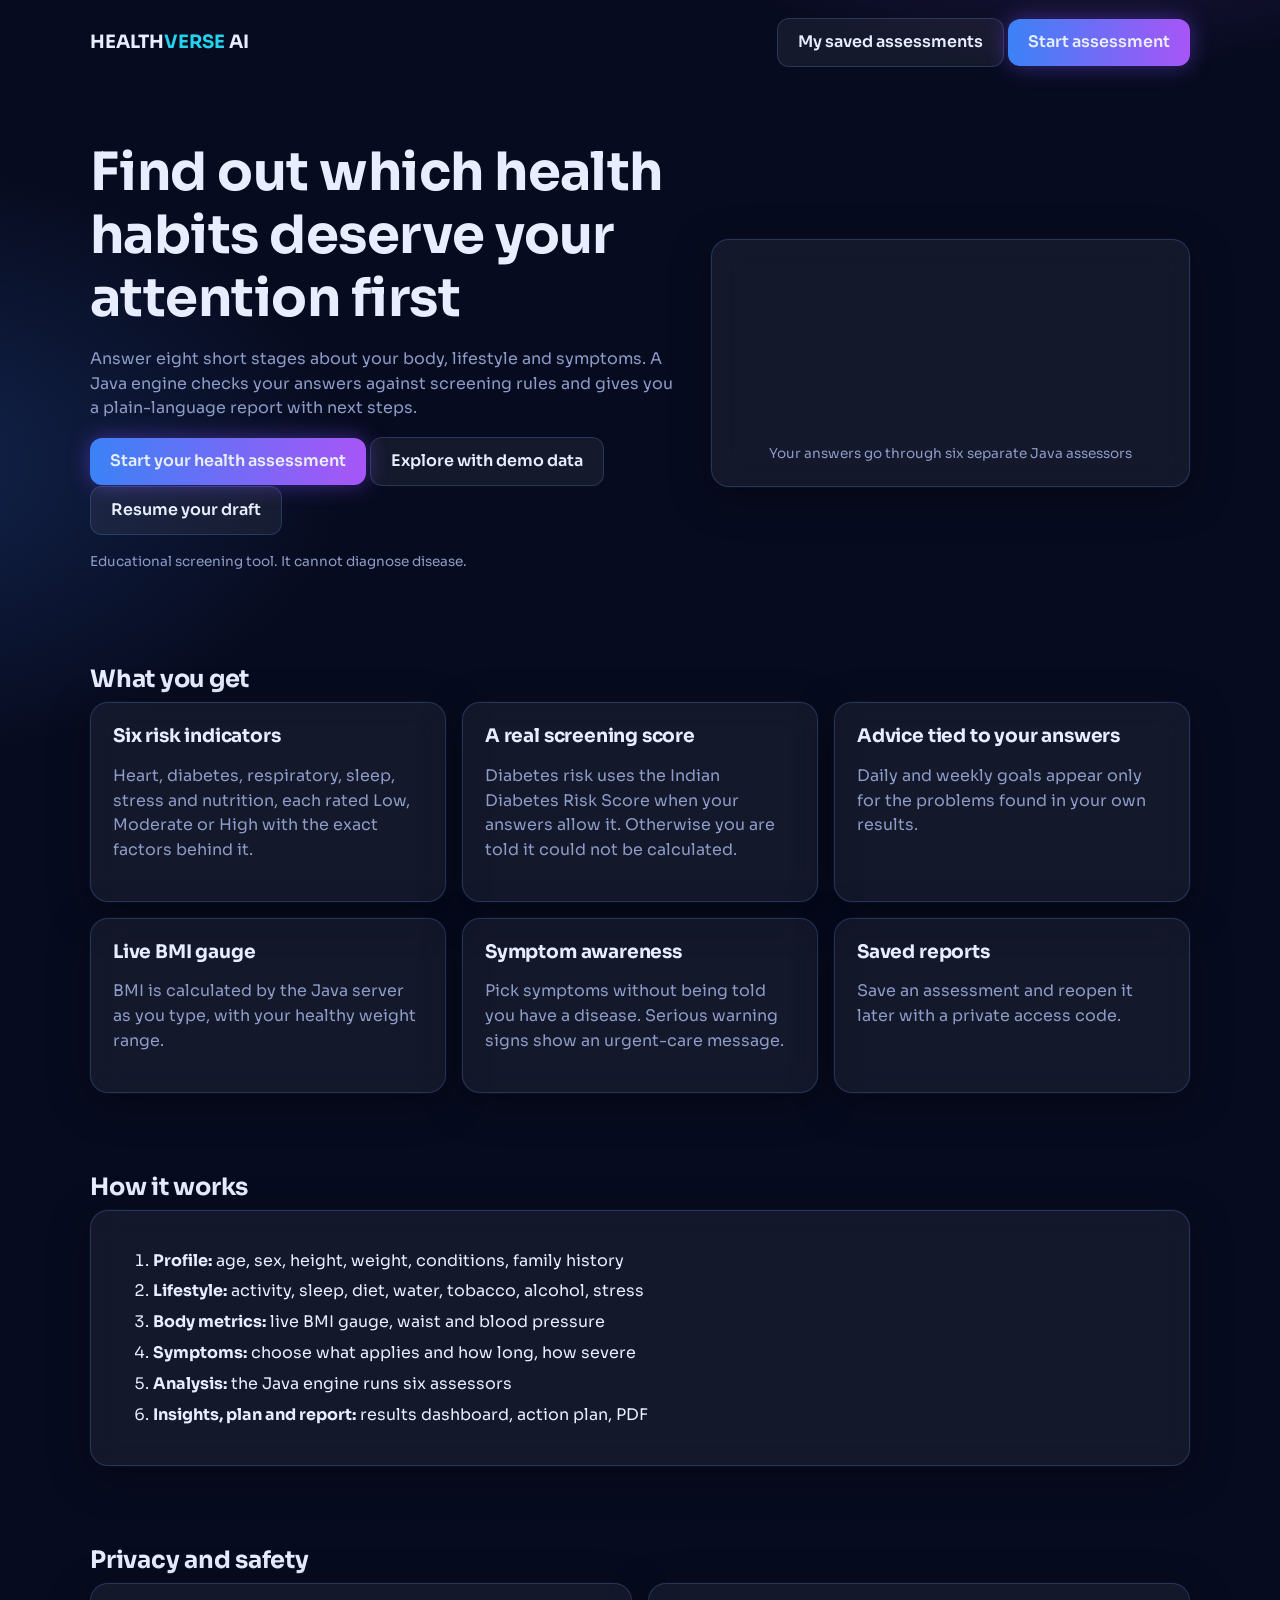
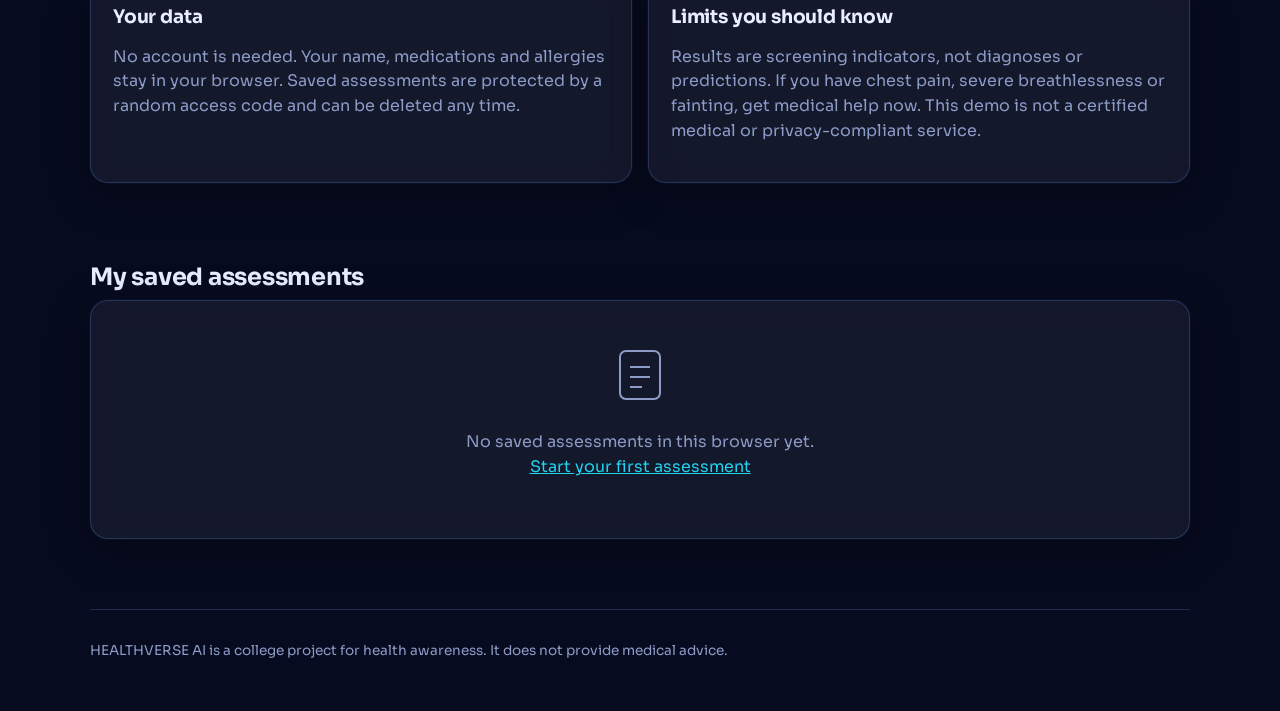
<file: src/main/resources/static/index.html>
<!DOCTYPE html>
<html lang="en"><head><meta charset="UTF-8"><meta name="viewport" content="width=device-width,initial-scale=1">
<title>HEALTHVERSE AI: understand your health risks</title>
<link rel="preconnect" href="https://fonts.googleapis.com"><link rel="stylesheet" href="https://fonts.googleapis.com/css2?family=Sora:wght@400;600;700&display=swap">
<link rel="stylesheet" href="css/style.css"></head><body>
<div class="wrap">
<nav class="top"><a class="logo" href="index.html">HEALTH<b>VERSE</b> AI</a>
<div><a class="btn" href="#history">My saved assessments</a> <a class="btn primary" href="assessment.html">Start assessment</a></div></nav>

<header class="hero">
<div>
<h1>Find out which health habits deserve your attention first</h1>
<p>Answer eight short stages about your body, lifestyle and symptoms. A Java engine checks your answers against screening rules and gives you a plain-language report with next steps.</p>
<p><a class="btn primary" id="startBtn" href="assessment.html">Start your health assessment</a>
<a class="btn" href="assessment.html?demo=1">Explore with demo data</a>
<a class="btn" id="resumeBtn" href="assessment.html" hidden>Resume your draft</a></p>
<p class="small">Educational screening tool. It cannot diagnose disease.</p>
</div>
<div class="glass" aria-hidden="true">
<svg class="ecg" viewBox="0 0 400 160"><path d="M0 90 H70 L90 90 L105 40 L125 140 L145 20 L160 90 H230 L245 75 L260 90 H330 L345 55 L360 90 H400"/></svg>
<div class="muted small" style="text-align:center">Your answers go through six separate Java assessors</div>
</div></header>

<section class="block"><h2>What you get</h2><div class="grid3">
<div class="glass"><h3>Six risk indicators</h3><p class="muted">Heart, diabetes, respiratory, sleep, stress and nutrition, each rated Low, Moderate or High with the exact factors behind it.</p></div>
<div class="glass"><h3>A real screening score</h3><p class="muted">Diabetes risk uses the Indian Diabetes Risk Score when your answers allow it. Otherwise you are told it could not be calculated.</p></div>
<div class="glass"><h3>Advice tied to your answers</h3><p class="muted">Daily and weekly goals appear only for the problems found in your own results.</p></div>
<div class="glass"><h3>Live BMI gauge</h3><p class="muted">BMI is calculated by the Java server as you type, with your healthy weight range.</p></div>
<div class="glass"><h3>Symptom awareness</h3><p class="muted">Pick symptoms without being told you have a disease. Serious warning signs show an urgent-care message.</p></div>
<div class="glass"><h3>Saved reports</h3><p class="muted">Save an assessment and reopen it later with a private access code.</p></div></div></section>

<section class="block"><h2>How it works</h2><div class="glass"><ol class="steps">
<li><b>Profile:</b> age, sex, height, weight, conditions, family history</li>
<li><b>Lifestyle:</b> activity, sleep, diet, water, tobacco, alcohol, stress</li>
<li><b>Body metrics:</b> live BMI gauge, waist and blood pressure</li>
<li><b>Symptoms:</b> choose what applies and how long, how severe</li>
<li><b>Analysis:</b> the Java engine runs six assessors</li>
<li><b>Insights, plan and report:</b> results dashboard, action plan, PDF</li></ol></div></section>

<section class="block"><h2>Privacy and safety</h2><div class="grid2">
<div class="glass"><h3>Your data</h3><p class="muted">No account is needed. Your name, medications and allergies stay in your browser. Saved assessments are protected by a random access code and can be deleted any time.</p></div>
<div class="glass"><h3>Limits you should know</h3><p class="muted">Results are screening indicators, not diagnoses or predictions. If you have chest pain, severe breathlessness or fainting, get medical help now. This demo is not a certified medical or privacy-compliant service.</p></div></div></section>

<section class="block" id="history"><h2>My saved assessments</h2><div class="glass" id="histBox"><p class="muted">Loading…</p></div></section>
<footer>HEALTHVERSE AI is a college project for health awareness. It does not provide medical advice.</footer>
</div>
<script src="js/config.js"></script><script src="js/landing.js"></script></body></html>
</file>
<file: src/main/resources/static/css/style.css>
:root{--bg:#070b1f;--bg2:#0d1433;--blue:#3b82f6;--purple:#a855f7;--cyan:#22d3ee;--text:#e8eeff;--muted:#8d9bc7;--line:rgba(120,150,255,.22);--ok:#34d399;--warn:#fbbf24;--bad:#fb7185}
*{box-sizing:border-box}html{scroll-behavior:smooth}
body{margin:0;min-height:100vh;color:var(--text);font-family:'Sora','Segoe UI',system-ui,sans-serif;line-height:1.55;
background:radial-gradient(900px 500px at 85% -10%,rgba(168,85,247,.28),transparent 60%),radial-gradient(800px 500px at -10% 20%,rgba(59,130,246,.22),transparent 60%),var(--bg)}
a{color:var(--cyan)}h1,h2,h3{line-height:1.2;margin:0 0 .5rem;letter-spacing:-.01em}
.wrap{width:min(1100px,92vw);margin:0 auto}
.glass{background:rgba(255,255,255,.055);backdrop-filter:blur(14px);border:1px solid var(--line);border-radius:18px;padding:22px;box-shadow:0 0 0 1px rgba(34,211,238,.04),0 10px 40px rgba(0,0,0,.35)}
.btn{display:inline-flex;align-items:center;gap:8px;border:1px solid var(--line);background:rgba(255,255,255,.06);color:var(--text);padding:11px 20px;border-radius:12px;font:inherit;font-weight:600;cursor:pointer;text-decoration:none;transition:transform .15s,box-shadow .2s}
.btn:hover{transform:translateY(-1px);box-shadow:0 0 18px rgba(34,211,238,.25)}
.btn.primary{border:0;background:linear-gradient(90deg,var(--blue),var(--purple));box-shadow:0 0 22px rgba(124,77,255,.45)}
.btn[disabled]{opacity:.45;cursor:not-allowed}
:focus-visible{outline:2px solid var(--cyan);outline-offset:2px}
nav.top{display:flex;justify-content:space-between;align-items:center;padding:18px 0}
.logo{font-weight:700;font-size:1.15rem;text-decoration:none;color:var(--text)}.logo b{color:var(--cyan)}
.hero{display:grid;grid-template-columns:1.1fr .9fr;gap:36px;align-items:center;padding:56px 0 40px}
.hero h1{font-size:clamp(2rem,5vw,3.3rem)}.hero p{color:var(--muted);max-width:52ch}
.ecg{width:100%;height:auto}.ecg path{fill:none;stroke:var(--cyan);stroke-width:3;stroke-linecap:round;stroke-linejoin:round;stroke-dasharray:900;stroke-dashoffset:900;animation:trace 3.2s ease-out infinite;filter:drop-shadow(0 0 6px var(--cyan))}
@keyframes trace{0%{stroke-dashoffset:900}60%,100%{stroke-dashoffset:0}}
.grid3{display:grid;grid-template-columns:repeat(3,1fr);gap:16px}.grid2{display:grid;grid-template-columns:repeat(2,1fr);gap:16px}
section.block{padding:40px 0}.muted{color:var(--muted)}.small{font-size:.85rem}
.steps li{margin:6px 0}
footer{padding:30px 0 50px;color:var(--muted);font-size:.85rem;border-top:1px solid var(--line);margin-top:30px}
/* wizard */
.stepper{display:flex;gap:6px;overflow-x:auto;padding:6px 0 14px}
.st{flex:1;min-width:84px;text-align:center;font-size:.72rem;color:var(--muted);border-top:3px solid var(--line);padding-top:6px}
.st.done{border-color:var(--cyan);color:var(--text)}.st.now{border-color:var(--purple);color:#fff;font-weight:700}
.bar{height:6px;border-radius:6px;background:rgba(255,255,255,.1);overflow:hidden}.bar i{display:block;height:100%;width:0;background:linear-gradient(90deg,var(--cyan),var(--purple));transition:width .5s}
.slide{display:none}.slide.on{display:block}
.field{display:flex;flex-direction:column;gap:5px;margin-bottom:14px}
label,.lab{font-size:.85rem;color:var(--muted)}.req::after{content:" *";color:var(--bad)}
input,select,textarea{width:100%;padding:10px 12px;border-radius:10px;border:1px solid var(--line);background:#0c1536;color:var(--text);font:inherit}
input[type=range]{padding:0;accent-color:var(--purple)}input[type=checkbox]{width:auto}
.err{color:var(--bad);min-height:1em;font-size:.78rem}
.chips,.opts,.sym{display:flex;flex-wrap:wrap;gap:8px}
.chip,.opt{padding:8px 14px;border-radius:999px;border:1px solid var(--line);background:rgba(255,255,255,.04);cursor:pointer;color:var(--text);font:inherit;font-size:.88rem}
.opt{border-radius:14px;flex:1;min-width:150px;text-align:left}.opt small{display:block;color:var(--muted)}
.chip.on,.opt.on,.card.on{border-color:var(--cyan);background:rgba(34,211,238,.13);box-shadow:0 0 14px rgba(34,211,238,.25)}
.sym{display:grid;grid-template-columns:repeat(auto-fill,minmax(180px,1fr))}
.card{padding:14px;border-radius:14px;border:1px solid var(--line);background:rgba(255,255,255,.04);cursor:pointer;font:inherit;color:var(--text);text-align:left}
.card span{font-size:1.4rem;display:block}
.tip{display:inline-grid;place-items:center;width:16px;height:16px;border-radius:50%;background:var(--line);font-size:.68rem;cursor:help;position:relative;margin-left:4px}
.tip:hover::after,.tip:focus::after{content:attr(data-tip);position:absolute;left:50%;bottom:130%;transform:translateX(-50%);width:230px;background:#10193f;border:1px solid var(--cyan);padding:8px 10px;border-radius:8px;font-size:.75rem;color:var(--text);z-index:9}
.nav{display:flex;justify-content:space-between;gap:10px;margin-top:20px;flex-wrap:wrap}
.alert{border:1px solid var(--bad);background:rgba(251,113,133,.12);padding:12px 16px;border-radius:12px;margin:12px 0}
.demo{border:1px dashed var(--warn);color:var(--warn);padding:8px 14px;border-radius:10px;margin-bottom:12px;font-size:.85rem}
.gauge{width:min(320px,100%);margin:0 auto;display:block}.needle{transform-origin:100px 100px;transition:transform 1.1s cubic-bezier(.2,.8,.2,1)}
.big{font-size:2.6rem;font-weight:700;color:var(--cyan)}
.badge{padding:2px 10px;border-radius:999px;font-size:.78rem;font-weight:600;border:1px solid}
.LOW{color:var(--ok)}.MODERATE{color:var(--warn)}.HIGH{color:var(--bad)}.NOT_APPLICABLE,.INSUFFICIENT_DATA{color:var(--muted)}
.run li{list-style:none;padding:6px 0;color:var(--muted)}.run li.act{color:var(--cyan)}.run li.done{color:var(--ok)}.run li.done::before{content:"✓ "}.run li.act::before{content:"● "}
.pulse{width:84px;height:84px;border-radius:50%;margin:0 auto 14px;background:conic-gradient(var(--cyan),var(--purple),var(--blue),var(--cyan));animation:spin 1.6s linear infinite;mask:radial-gradient(circle,transparent 55%,#000 57%)}
@keyframes spin{to{transform:rotate(360deg)}}
.row{display:flex;justify-content:space-between;gap:10px;padding:10px 0;border-bottom:1px solid var(--line);align-items:center}
.toast{position:fixed;bottom:20px;left:50%;transform:translateX(-50%);background:#10193f;border:1px solid var(--cyan);padding:10px 18px;border-radius:12px;display:none;z-index:20}
@media(max-width:760px){.hero,.grid3,.grid2{grid-template-columns:1fr}}
@media(prefers-reduced-motion:reduce){*{animation:none!important;transition:none!important}.ecg path{stroke-dashoffset:0}}
/* stage 5 */
.chartbox{position:relative;height:260px}
.tag{display:inline-block;font-size:.72rem;padding:1px 9px;border-radius:999px;border:1px solid var(--line);color:var(--cyan);margin-right:8px;white-space:nowrap}
.tag.life{color:var(--purple)}.tag.self{color:var(--warn)}
.insight{padding:10px 0;border-bottom:1px solid var(--line)}
.goal{display:flex;gap:10px;align-items:flex-start;padding:8px 0;cursor:pointer}.goal input{margin-top:5px;width:18px;height:18px;accent-color:var(--cyan)}
.rc ul{margin:6px 0;padding-left:18px}.rc .lbl{color:var(--cyan);font-size:.82rem;margin-top:8px}
.rc p{margin:2px 0}
</file>
